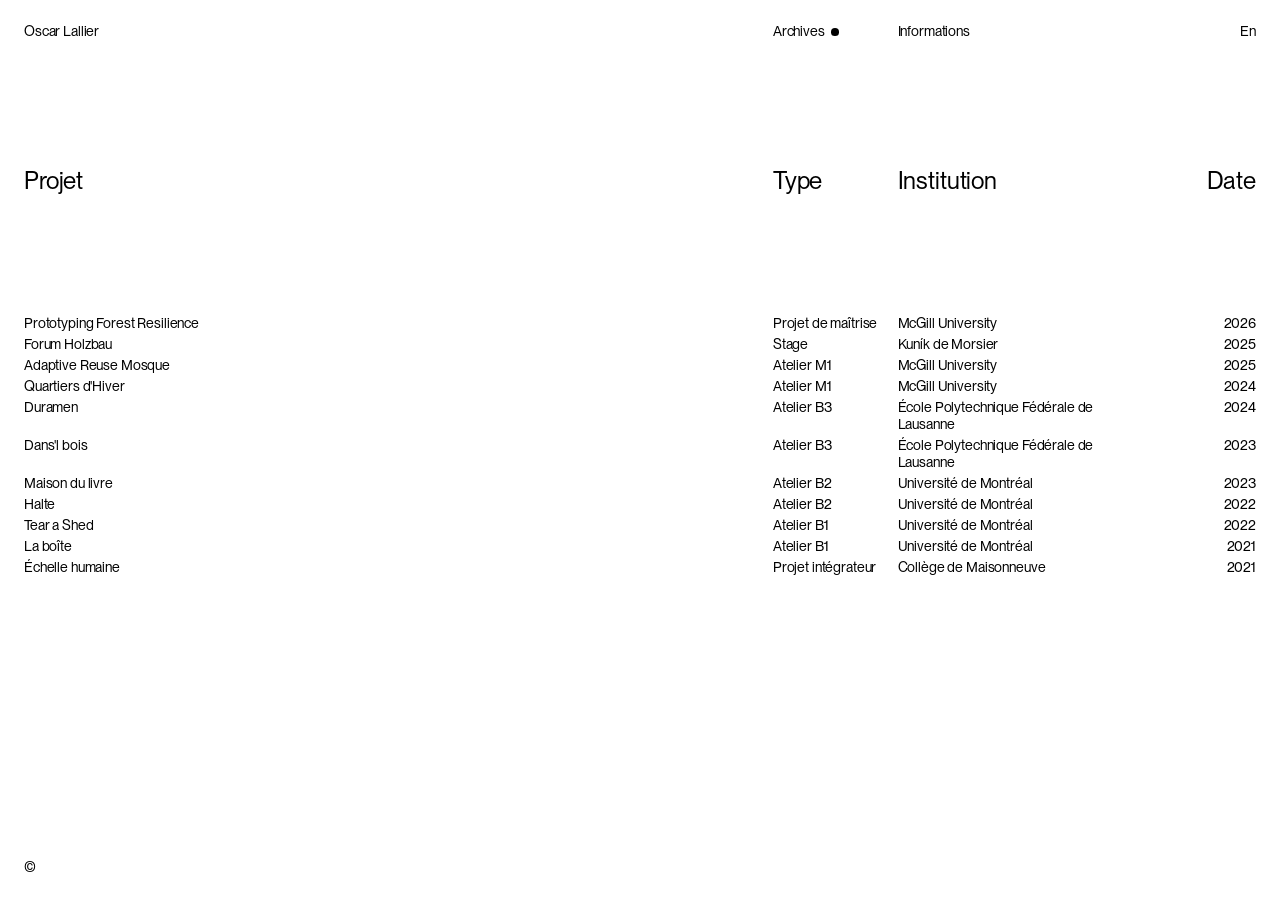
<file: archives/index.html>
<!DOCTYPE html>
<html lang="fr">
<head>
  <meta charset="UTF-8">
  <meta name="viewport" content="width=device-width, initial-scale=1.0">
  <title>Archives — Oscar Lallier</title>
  <link rel="stylesheet" href="/css/style.css">
</head>
<body data-page="archives">
  <canvas id="grid-canvas"></canvas>

  <div class="page-grid">
    <a class="nav-item nav-name"     data-nav="index"        href="/">Oscar Lallier</a>
    <a class="nav-item nav-archives" data-nav="archives"     href="/archives/"        data-i18n="nav_archives">Archives</a>
    <a class="nav-item nav-info"     data-nav="informations" href="/informations/"    data-i18n="nav_info">Informations</a>
    <button class="nav-item nav-lang" id="lang-toggle" type="button">En</button>

    <!-- Column headers -->
    <div class="col-head head-project"     data-i18n="col_project">Projet</div>
    <div class="col-head head-type"        data-i18n="col_type">Type</div>
    <div class="col-head head-institution" data-i18n="col_institution">Institution</div>
    <div class="col-head head-date"        data-i18n="col_date">Date</div>

    <!-- Project list — rendered from js/projects.js -->
    <div class="project-list" id="project-list"></div>

    <span class="footer">©<span class="full">&nbsp;2026 Oscar Lallier</span></span>
  </div>

  <script src="/js/institutions.js"></script>
  <script src="/js/projects.js"></script>
  <script src="/js/main.js"></script>
</body>
</html>
</file>
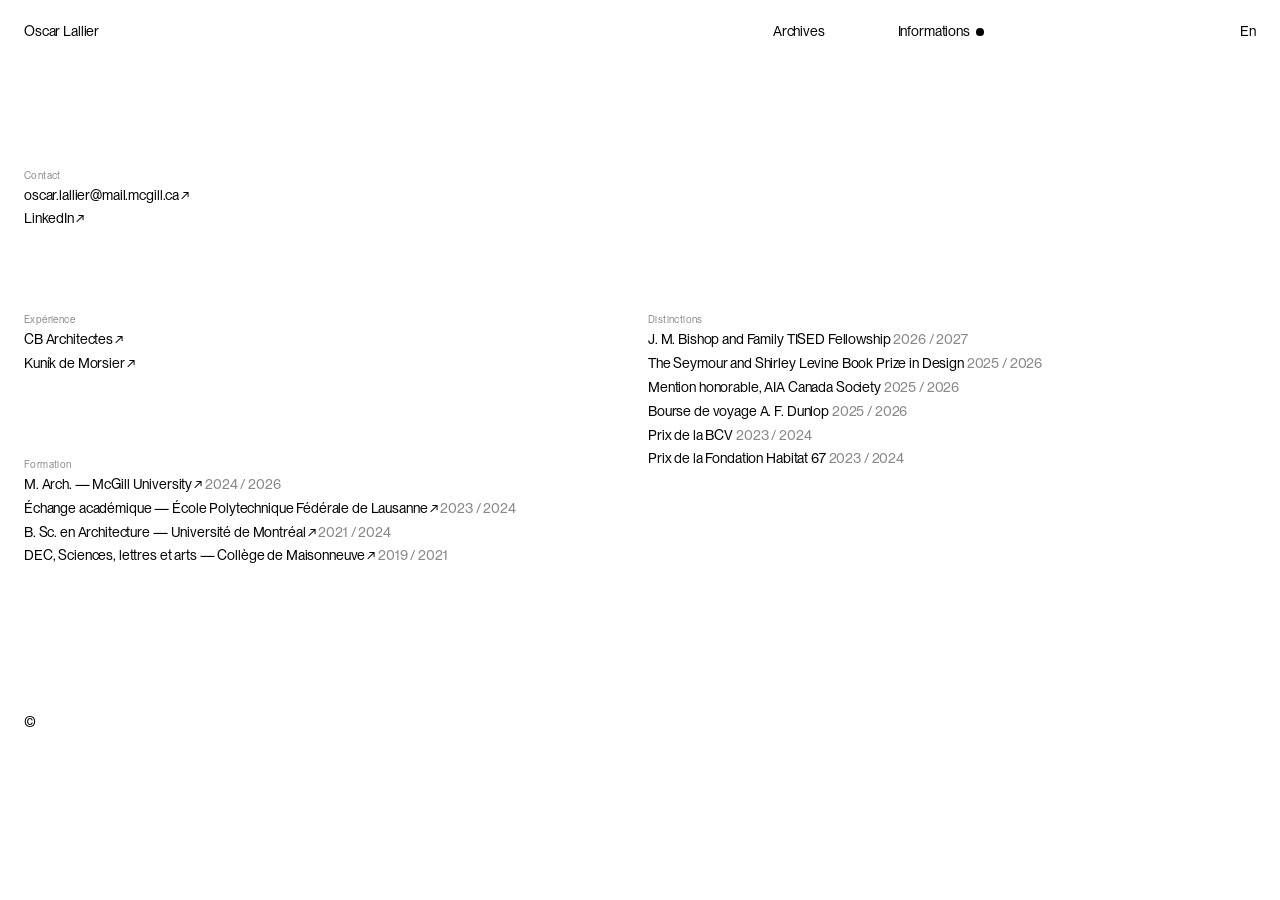
<file: informations/index.html>
<!DOCTYPE html>
<!-- Save as informations/index.html. Replaces the old root-level informations.html.
     Content is bilingual via data-fr / data-en on each text element.
     ⚠ FLAGGED for your review:
       • "Collège de Montréal" vs "Collège de Maisonneuve" — verify which you attended. -->
<html lang="fr">
<head>
  <meta charset="UTF-8">
  <meta name="viewport" content="width=device-width, initial-scale=1.0">
  <title>Informations — Oscar Lallier</title>
  <link rel="stylesheet" href="/css/style.css">
</head>
<body data-page="informations">
  <canvas id="grid-canvas"></canvas>

  <div class="page-grid">
    <a class="nav-item nav-name"     data-nav="index"        href="/">Oscar Lallier</a>
    <a class="nav-item nav-archives" data-nav="archives"     href="/archives/"        data-i18n="nav_archives">Archives</a>
    <a class="nav-item nav-info"     data-nav="informations" href="/informations/"    data-i18n="nav_info">Informations</a>
    <button class="nav-item nav-lang" id="lang-toggle" type="button">En</button>

    <!-- Contact -->
    <section class="info-section info-contact reveal" style="--i:0">
      <div class="label" data-fr="Contact" data-en="Contact">Contact</div>
      <ul>
        <li><a class="ext-link" href="mailto:oscar.lallier@mail.mcgill.ca">oscar.lallier@mail.mcgill.ca</a></li>
        <li><a class="ext-link" href="https://www.linkedin.com/in/oscar-lallier/" target="_blank" rel="noopener">LinkedIn</a></li>
      </ul>
    </section>

    <!-- Experience -->
    <section class="info-section info-experience reveal" style="--i:1">
      <div class="label" data-fr="Expérience" data-en="Experience">Expérience</div>
      <ul>
        <li><a class="ext-link" href="https://cbarchitectes.com" target="_blank" rel="noopener">CB Architectes</a></li>
        <li><a class="ext-link" href="https://www.kunikdemorsier.ch" target="_blank" rel="noopener">Kuník de Morsier</a></li>
      </ul>
    </section>

    <!-- Education -->
    <section class="info-section info-education reveal" style="--i:2">
      <div class="label" data-fr="Formation" data-en="Education">Formation</div>
      <ul>
        <li>
          <span data-fr="M. Arch." data-en="M.Arch.">M. Arch.</span>
          — <a class="ext-link" href="https://www.mcgill.ca/architecture/" target="_blank" rel="noopener">McGill University</a>
          <span class="sub">2024 / 2026</span>
        </li>
        <li>
          <span data-fr="Échange académique" data-en="Academic exchange">Échange académique</span>
          — <a class="ext-link" href="https://www.epfl.ch/schools/enac/" target="_blank" rel="noopener">École Polytechnique Fédérale de Lausanne</a>
          <span class="sub">2023 / 2024</span>
        </li>
        <li>
          <span data-fr="B. Sc. en Architecture" data-en="B.Sc. in Architecture">B. Sc. en Architecture</span>
          — <a class="ext-link" href="https://www.umontreal.ca/" target="_blank" rel="noopener"><span data-fr="Université de Montréal" data-en="University of Montreal">Université de Montréal</span></a>
          <span class="sub">2021 / 2024</span>
        </li>
        <li>
          <!-- ⚠ verify name: you wrote "Collège de Montréal", URL points to Maisonneuve -->
          <!-- ⚠ "Science, Literature and Arts" is the standard EN translation of "Sciences, lettres et arts" (matches the SLA program name) — adjust if you'd prefer different wording -->
          <span data-fr="DEC, Sciences, lettres et arts" data-en="DEC, Science, Literature and Arts">DEC, Sciences, lettres et arts</span>
          — <a class="ext-link" href="https://www.cmaisonneuve.qc.ca/" target="_blank" rel="noopener">Collège de Maisonneuve</a>
          <span class="sub">2019 / 2021</span>
        </li>
      </ul>
    </section>

    <!-- Awards -->
    <section class="info-section info-awards reveal" style="--i:3">
      <div class="label" data-fr="Distinctions" data-en="Awards">Distinctions</div>
      <ul>
        <li>
          <span data-fr="J. M. Bishop and Family TISED Fellowship" data-en="J. M. Bishop and Family TISED Fellowship">J. M. Bishop and Family TISED Fellowship</span>
          <span class="sub">2026 / 2027</span>
        </li>
        <li>
          <span data-fr="The Seymour and Shirley Levine Book Prize in Design" data-en="The Seymour and Shirley Levine Book Prize in Design">The Seymour and Shirley Levine Book Prize in Design</span>
          <span class="sub">2025 / 2026</span>
        </li>
        <li>
          <span data-fr="Mention honorable, AIA Canada Society" data-en="Honourable Mention, AIA Canada Society">Mention honorable, AIA Canada Society</span>
          <span class="sub">2025 / 2026</span>
        </li>
        <li>
          <span data-fr="Bourse de voyage A. F. Dunlop" data-en="A. F. Dunlop Travelling Scholarship">Bourse de voyage A. F. Dunlop</span>
          <span class="sub">2025 / 2026</span>
        </li>
        <li>
          <span data-fr="Prix de la BCV" data-en="Prix de la BCV">Prix de la BCV</span>
          <span class="sub">2023 / 2024</span>
        </li>
        <li>
          <span data-fr="Prix de la Fondation Habitat 67" data-en="Prix de la Fondation Habitat 67">Prix de la Fondation Habitat 67</span>
          <span class="sub">2023 / 2024</span>
        </li>
      </ul>
    </section>

    <span class="footer">©<span class="full">&nbsp;2026 Oscar Lallier</span></span>
  </div>

  <script src="/js/main.js"></script>
</body>
</html>
</file>
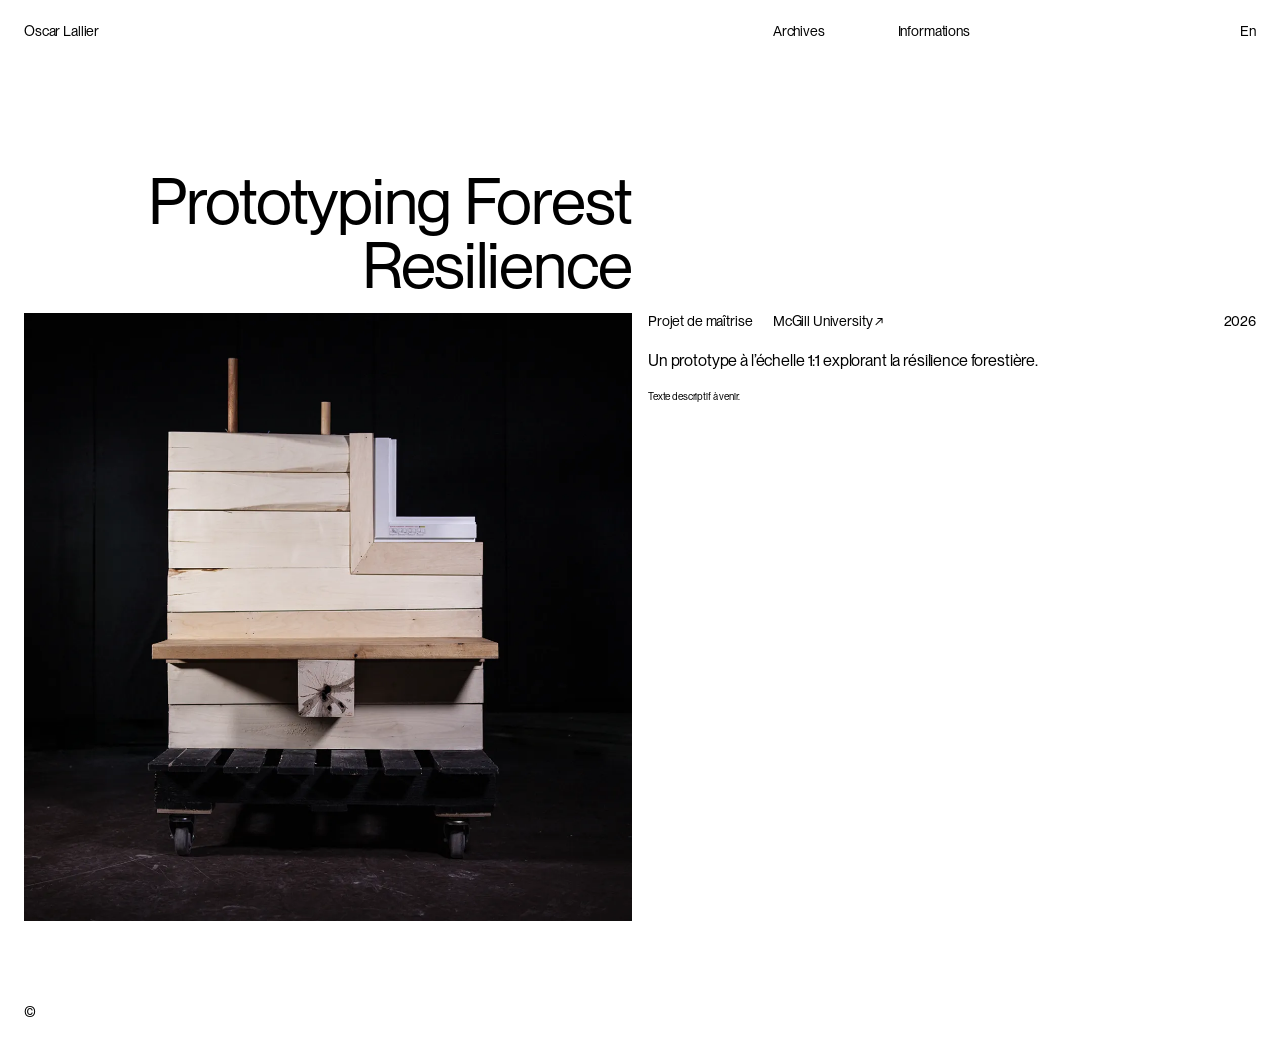
<file: archives/prototyping-forest-resilience/index.html>
<!DOCTYPE html>
<!-- Standard project page template.  Keep a copy at  archives/_template/index.html
     New project:  copy this folder to  archives/<slug>/  (rename the folder to your slug),
     add the project's entry in  js/projects.js , drop images in  archives/<slug>/img/ ,
     then fill in the subtitle + body prose below.

     Title, type, institution, date, award and collaborators are pulled
     AUTOMATICALLY from js/projects.js by matching the folder name (slug) to the
     URL — you do NOT type them here. Only the prose + images live in this file.

     Paths for /css and /js are root-relative; image paths are folder-relative. -->
<html lang="fr">
<head>
  <meta charset="UTF-8">
  <meta name="viewport" content="width=device-width, initial-scale=1.0">
  <title>Project — Oscar Lallier</title>
  <link rel="stylesheet" href="/css/style.css">
</head>
<body data-page="project">
  <canvas id="grid-canvas"></canvas>

  <div class="page-grid">
    <a class="nav-item nav-name"     data-nav="index"        href="/">Oscar Lallier</a>
    <a class="nav-item nav-archives" data-nav="archives"     href="/archives/"        data-i18n="nav_archives">Archives</a>
    <a class="nav-item nav-info"     data-nav="informations" href="/informations/"    data-i18n="nav_info">Informations</a>
    <button class="nav-item nav-lang" id="lang-toggle" type="button">En</button>

    <!-- Auto-filled from projects.js (do not edit) -->
    <h1 class="project-title">Project name</h1>
    <div class="project-award"></div>
    <div class="project-collaborators"></div>

    <!-- Main image (left). Add it at  img/img-main.webp  -->
    <div class="project-main-image">
      <img src="img/img-main.webp" alt="">
    </div>

    <!-- Right column. Metadata is auto-filled; subtitle + body are hand-edited. -->
    <div class="project-info">
      <div class="project-meta">
        <div class="pm-type"><span class="ml" data-i18n="col_type">Type</span></div>
        <div class="pm-inst"><span class="ml" data-i18n="col_institution">Institution</span></div>
        <div class="pm-date"><span class="ml" data-i18n="col_date">Date</span></div>
      </div>

      <!-- ↓ Edit: subtitle + body. Use data-fr / data-en for both languages. ↓ -->
      <p class="project-subtitle"
         data-fr="Un prototype à l’échelle 1:1 explorant la résilience forestière."
         data-en="A 1:1 prototype exploring forest resilience.">Un prototype à l’échelle 1:1 explorant la résilience forestière.</p>
      <div class="project-body">
        <p data-fr="Texte descriptif à venir."
           data-en="Descriptive text coming soon.">Texte descriptif à venir.</p>
      </div>
      <!-- ↑ Edit ↑ -->
    </div>

    <!-- Extra images flow full-width below. Add more <img> as needed. -->
    <div class="project-extra">
      <!-- <img src="img/02.webp" alt=""> -->
    </div>

    <span class="footer">©<span class="full">&nbsp;2026 Oscar Lallier</span></span>
  </div>

  <script src="/js/institutions.js"></script>
  <script src="/js/projects.js"></script>
  <script src="/js/main.js"></script>
</body>
</html>
</file>
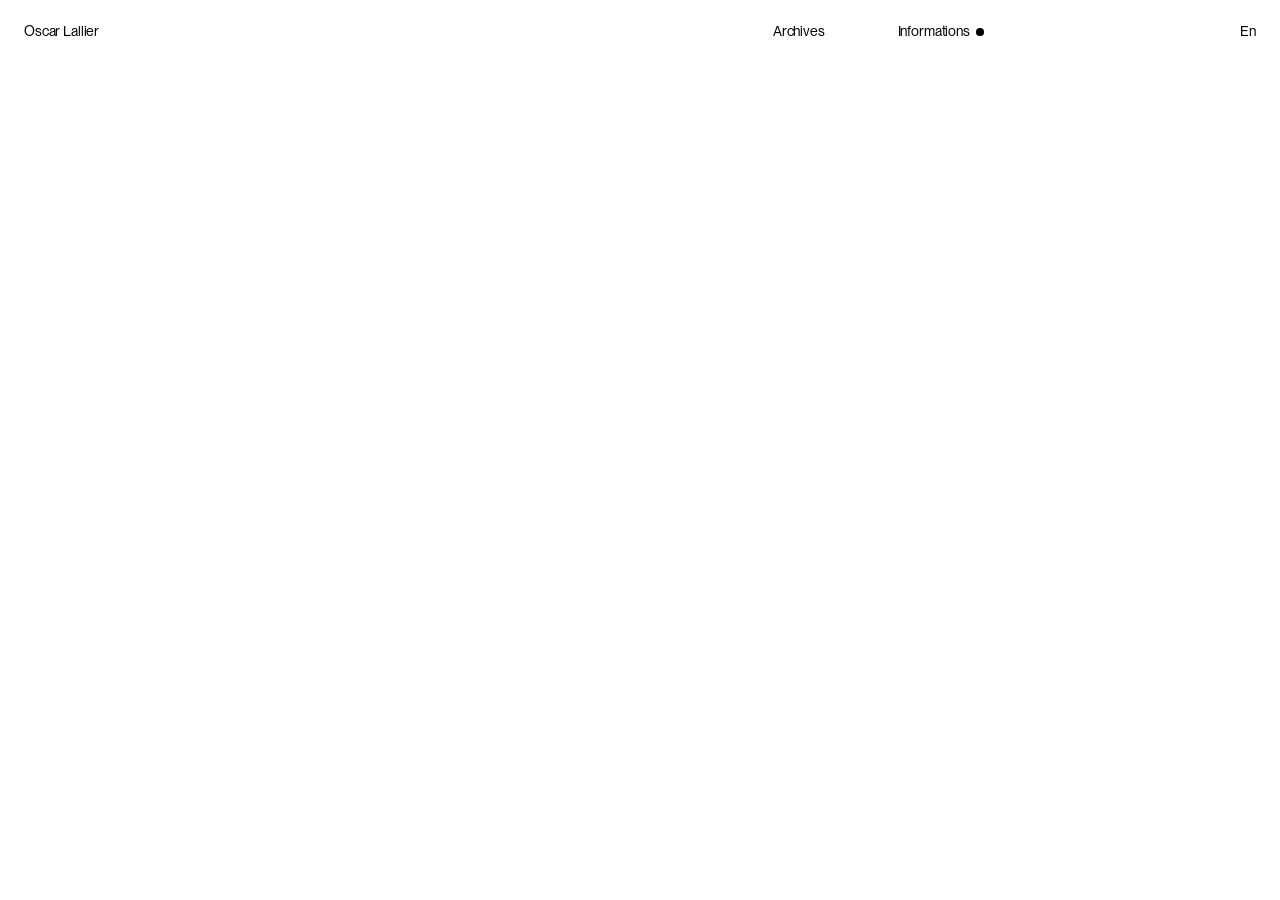
<file: about.html>
<!DOCTYPE html>
<html lang="fr">
<head>
  <meta charset="UTF-8">
  <meta name="viewport" content="width=device-width, initial-scale=1.0">
  <title>Informations — Oscar Lallier</title>
  <link rel="stylesheet" href="css/style.css">
</head>
<body data-page="informations">
  <canvas id="grid-canvas"></canvas>

  <div class="page-grid">
    <a class="nav-item nav-name"     data-nav="index"        href="index.html">Oscar Lallier</a>
    <a class="nav-item nav-archives" data-nav="archives"     href="archives.html"     data-i18n="nav_archives">Archives</a>
    <a class="nav-item nav-info"     data-nav="informations" href="informations.html" data-i18n="nav_info">Informations</a>
    <button class="nav-item nav-lang" id="lang-toggle" type="button">En</button>

    <!-- CV + contact will go here (v0.2) -->
  </div>

  <script src="js/main.js"></script>
</body>
</html>
</file>
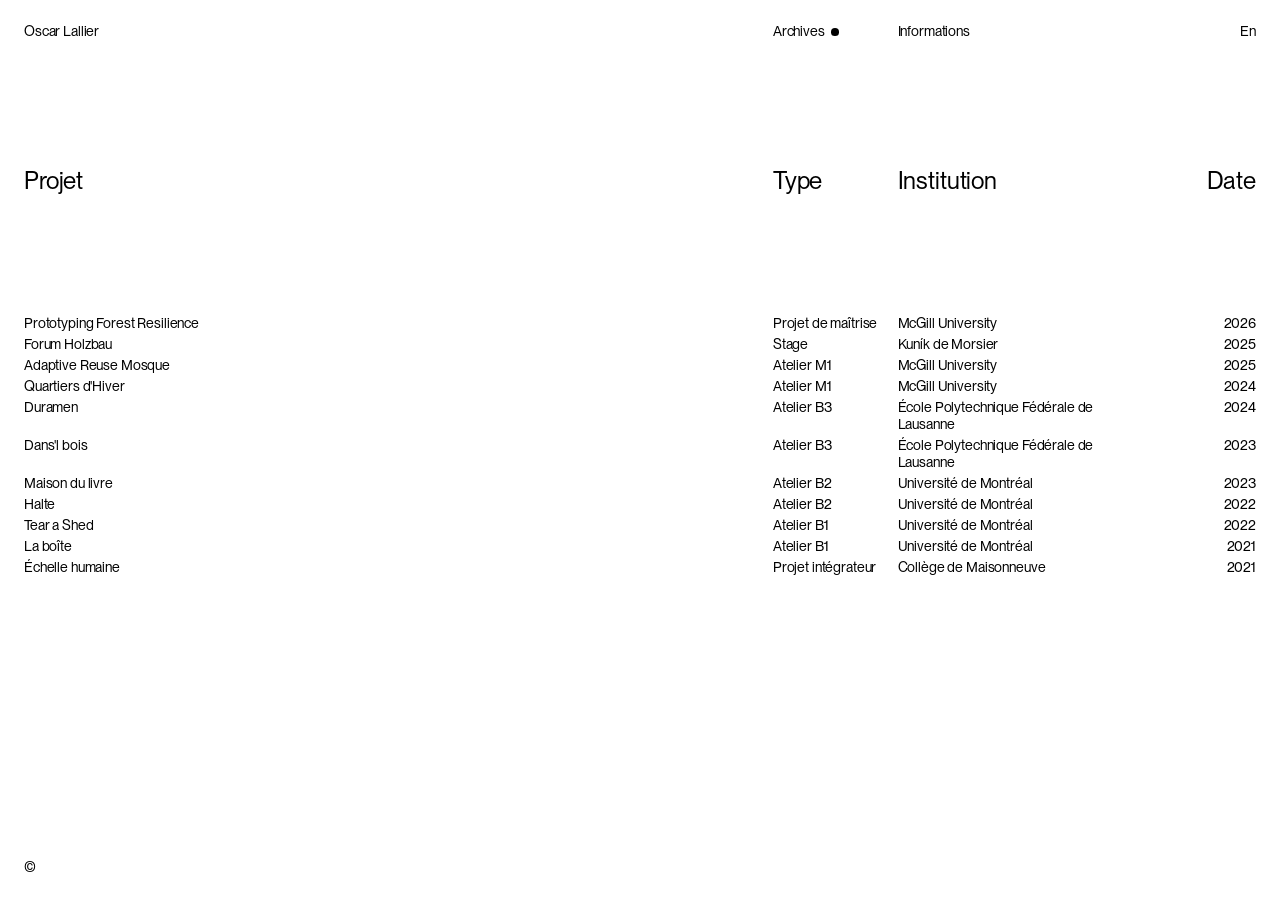
<file: archives/archives_index.html>
<!DOCTYPE html>
<!-- Save this as  archives/index.html  (delete the old root-level archives.html) -->
<html lang="fr">
<head>
  <meta charset="UTF-8">
  <meta name="viewport" content="width=device-width, initial-scale=1.0">
  <title>Archives — Oscar Lallier</title>
  <link rel="stylesheet" href="/css/style.css">
</head>
<body data-page="archives">
  <canvas id="grid-canvas"></canvas>

  <div class="page-grid">
    <a class="nav-item nav-name"     data-nav="index"        href="/">Oscar Lallier</a>
    <a class="nav-item nav-archives" data-nav="archives"     href="/archives/"         data-i18n="nav_archives">Archives</a>
    <a class="nav-item nav-info"     data-nav="informations" href="/informations.html" data-i18n="nav_info">Informations</a>
    <button class="nav-item nav-lang" id="lang-toggle" type="button">En</button>

    <!-- Column headers (Type / Institution / Date are identical in FR & EN) -->
    <div class="col-head head-project" data-i18n="col_project">Projet</div>
    <div class="col-head head-type">Type</div>
    <div class="col-head head-institution">Institution</div>
    <div class="col-head head-date">Date</div>

    <!-- Project list — rendered from js/projects.js -->
    <div class="project-list" id="project-list"></div>

    <span class="footer">©</span>
  </div>

  <script src="/js/projects.js"></script>
  <script src="/js/main.js"></script>
</body>
</html>
</file>
<file: css/style.css>
/* oslal — css/style.css */

@font-face {
  font-family: 'PP Neue Montreal';
  src: url('/assets/fonts/PPNeueMontreal-Regular.otf') format('opentype');
  font-weight: 400;
  font-style: normal;
  font-display: swap;
}

:root {
  --guide: #00ff00;
  --fg: #000000;
  --bg: #ffffff;
  --muted: #888888;

  /* Grid — keep in sync with GRID in js/main.js */
  --gutter: 16px;
  --margin: 24px;

  /* Row height — JS overrides this with a px value on load/resize.
     Fallback mirrors the same formula: (100vh - 2*margin - 5*gutter)/6. */
  --row-h: calc((100vh - 48px - 80px) / 6);

  /* Typography scale */
  --head-size:  24px;   /* column headers, section headings */
  --title-size: 64px;   /* project title */
  --sub-size:   16px;   /* subtitles */
  --body-size:  10px;   /* dense body copy */
}

* { margin: 0; padding: 0; box-sizing: border-box; }

::selection { background: var(--guide); }
::-moz-selection { background: var(--guide); }

html, body { width: 100%; min-height: 100%; }

body {
  background: var(--bg);
  color: var(--fg);
  font-family: 'PP Neue Montreal', 'Helvetica Neue', Helvetica, Arial, sans-serif;
  font-size: 14px;
  letter-spacing: -0.01em;
  line-height: 1.2;
  -webkit-font-smoothing: antialiased;
}

/* Landing is a single viewport (no scroll) */
body[data-page="index"] { overflow: hidden; height: 100%; }

/* ---------- Welcome model: full-screen, fades in on load ---------- */
#model {
  position: fixed;
  inset: 0;
  width: 100vw;
  height: 100vh;
  z-index: 0;
  background-color: transparent;
  --progress-bar-color: transparent;
  opacity: 0;
  transition: opacity 0.6s ease;
}
#model.loaded { opacity: 1; }

/* ---------- Page grid: 10 cols, 24px margin, 16px gutter ---------- */
.page-grid {
  position: relative;
  z-index: 1;
  display: grid;
  grid-template-columns: repeat(10, 1fr);
  gap: var(--gutter);
  padding: var(--margin);
  min-height: 100vh;
  pointer-events: none;        /* clicks pass through to the model behind */
}

/* Landing: fixed 6 rows filling the viewport */
body[data-page="index"] .page-grid {
  height: 100vh;
  grid-template-rows: repeat(6, var(--row-h));
}

/* Scrolling pages: rows snap to the same square-ish height, grow as needed */
body[data-page="archives"] .page-grid,
body[data-page="informations"] .page-grid,
body[data-page="project"] .page-grid {
  grid-auto-rows: var(--row-h);
}

/* Archives: nav (1) + headers (2) fixed, list (3) absorbs slack, footer follows */
body[data-page="archives"] .page-grid {
  grid-template-rows: var(--row-h) var(--row-h) minmax(var(--row-h), 1fr);
}

/* ---------- Navigation ---------- */
.nav-item {
  align-self: start;
  pointer-events: auto;
  color: var(--fg);
  text-decoration: none;
  font: inherit;
  letter-spacing: inherit;
  line-height: 1;
  background: none;
  border: none;
  cursor: pointer;
  transition: opacity 0.15s;
}
.nav-item:hover { opacity: 0.5; }

.nav-name     { grid-column: 1;  grid-row: 1; }
.nav-archives { grid-column: 7;  grid-row: 1; }
.nav-info     { grid-column: 8;  grid-row: 1; }
.nav-lang     { grid-column: 10; grid-row: 1; justify-self: end; }

/* Active-page indicator — filled circle */
.nav-item.active::after {
  content: '';
  display: inline-block;
  width: 0.55em;
  height: 0.55em;
  margin-left: 0.45em;
  border-radius: 50%;
  background: var(--fg);
  vertical-align: 0.02em;
}

/* ---------- External link arrow ---------- */
.ext-link {
  color: inherit;
  text-decoration: none;
  pointer-events: auto;
}
.ext-link::after { content: '\2197'; margin-left: 0.15em; }   /* ↗ */
.ext-link:hover { text-decoration: underline; }

/* ---------- Archives: column headers (row 2) ---------- */
.col-head {
  grid-row: 2;
  align-self: start;
  font-size: var(--head-size);
  line-height: 1;
}
.head-project     { grid-column: 1 / span 5; }
.head-type        { grid-column: 7; }
.head-institution { grid-column: 8 / span 2; }
.head-date        { grid-column: 10; justify-self: end; }

/* ---------- Archives: project list (row 3, grows) ---------- */
.project-list {
  grid-column: 1 / span 10;
  grid-row: 3;
  align-self: start;
  pointer-events: auto;
  position: relative;
}
.project-row {
  display: grid;
  grid-template-columns: repeat(10, 1fr);
  gap: var(--gutter);
  padding: 0.15em 0;
}
.project-row > * { min-width: 0; }
.p-name { grid-column: 1 / span 5; }
.p-type { grid-column: 7; }
.p-inst { grid-column: 8 / span 2; }
.p-date { grid-column: 10; text-align: right; }
.p-name a { color: inherit; text-decoration: none; }
.p-name a:hover { text-decoration: underline; }

/* Hover preview — starts col 3 / row 2, forced to a true 1:1 square.
   Column width comes from viewport WIDTH÷10; --row-h comes from viewport
   HEIGHT÷6 (calibrated so the landing page's 6 rows fill one screen) — the
   two aren't mathematically tied, so "3 cols × 3 rows" isn't reliably square
   on its own. aspect-ratio forces it square regardless of viewport shape.
   Positioned via calc() (not grid-row spanning) because the list's own row
   auto-expands to fit all projects — spanning it would stretch the preview
   with it. */
#list-preview {
  --col-w: calc((100% - (2 * var(--margin)) - (9 * var(--gutter))) / 10);
  position: absolute;
  left: calc(var(--margin) + (2 * (var(--col-w) + var(--gutter))));
  top: calc(var(--row-h) + var(--gutter));
  width: calc((3 * var(--col-w)) + (2 * var(--gutter)));
  aspect-ratio: 1 / 1;
  pointer-events: none;
  opacity: 0;
  overflow: hidden;
  transition: opacity 0.18s ease;
  z-index: 5;
}
#list-preview.visible { opacity: 1; }
#list-preview img { width: 100%; height: 100%; object-fit: cover; display: block; }

/* ---------- Informations ---------- */
.info-soon {
  grid-column: 6 / span 5;
  grid-row: 3;
  align-self: start;
  font-size: var(--head-size);
}

.info-section { pointer-events: auto; align-self: start; }
.info-section .label {
  font-size: var(--body-size);
  letter-spacing: 0.04em;
  color: var(--muted);
  margin-bottom: 0.6em;
}
.info-section ul { list-style: none; }
.info-section li { margin-bottom: 0.5em; }
.info-section .sub { color: var(--muted); }
.info-section a { color: inherit; }

.info-contact   { grid-column: 1 / span 4;  grid-row: 2; }
.info-experience{ grid-column: 1 / span 5;  grid-row: 3; }
.info-education { grid-column: 1 / span 5;  grid-row: 4; }
.info-awards    { grid-column: 6 / span 5;  grid-row: 3 / span 2; }

/* ---------- Project page (archives/<slug>/) ---------- */
.project-title {
  grid-column: 1 / span 5;
  grid-row: 2;
  align-self: end;
  text-align: right;
  font-size: var(--title-size);
  font-weight: 400;
  line-height: 1.0;
  letter-spacing: -0.02em;
  pointer-events: auto;
}
.project-award {
  grid-column: 6 / span 3;
  grid-row: 2;
  align-self: end;
  pointer-events: auto;
}
.project-collaborators {
  grid-column: 9 / span 2;
  grid-row: 2;
  align-self: end;
  justify-self: end;
  text-align: right;
  color: var(--muted);
  pointer-events: auto;
}

/* Main image — square focal point, left half */
.project-main-image {
  grid-column: 1 / span 5;
  grid-row: 3 / span 3;
  align-self: start;
  pointer-events: auto;
}
.project-main-image img {
  width: 100%;
  display: block;
  object-fit: cover;
}

/* Right column: metadata + subtitle + flowing body, grows with content */
.project-info {
  grid-column: 6 / span 5;
  grid-row: 3;
  align-self: start;
  pointer-events: auto;
}

/* Metadata strip mirrors the 5 right-hand columns */
.project-meta {
  display: grid;
  grid-template-columns: repeat(5, 1fr);
  gap: var(--gutter);
  margin-bottom: 1.5em;
}
.pm-type { grid-column: 1; }
.pm-inst { grid-column: 2 / span 3; }
.pm-date { grid-column: 5; text-align: right; }
.project-meta .ml {
  display: block;
  font-size: var(--body-size);
  text-transform: uppercase;
  letter-spacing: 0.04em;
  color: var(--muted);
  margin-bottom: 0.4em;
}

.project-subtitle {
  font-size: var(--sub-size);
  margin-bottom: 1.2em;
}
.project-body {
  font-size: var(--body-size);
  line-height: 1.5;
  column-count: 2;
  column-gap: var(--gutter);
}
.project-body p { margin-bottom: 0.8em; }

/* Extra images flow full-width below */
.project-extra {
  grid-column: 1 / span 10;
  align-self: start;
  pointer-events: auto;
  margin-top: var(--gutter);
}
.project-extra img { width: 100%; display: block; margin-bottom: var(--gutter); }

/* ---------- Footer (© expands on click) ---------- */
.footer {
  grid-column: 1 / span 4;
  grid-row: 6;
  align-self: end;
  pointer-events: auto;
  cursor: pointer;
  user-select: none;
  white-space: nowrap;
}
body[data-page="archives"] .footer,
body[data-page="informations"] .footer,
body[data-page="project"] .footer { grid-row: auto; }

.footer .full {
  display: inline-block;
  max-width: 0;
  overflow: hidden;
  vertical-align: bottom;
  opacity: 0;
  transition: max-width 0.4s ease, opacity 0.3s ease;
}
.footer.open .full { max-width: 30ch; opacity: 1; }

/* ---------- Reveal animations ---------- */
.reveal {
  opacity: 0;
  transform: translateY(8px);
  transition: opacity 0.5s ease, transform 0.5s ease;
  transition-delay: calc(var(--i, 0) * 40ms);
}
.reveal.in-view { opacity: 1; transform: none; }

/* Nav fade/slide on load */
@keyframes navIn {
  from { opacity: 0; transform: translateY(-6px); }
  to   { opacity: 1; transform: none; }
}
.nav-item {
  animation: navIn 0.5s ease both;
}
.nav-name     { animation-delay: 0.00s; }
.nav-archives { animation-delay: 0.06s; }
.nav-info     { animation-delay: 0.12s; }
.nav-lang     { animation-delay: 0.18s; }

/* Project title rises in */
.project-title { animation: navIn 0.6s ease both; animation-delay: 0.1s; }

/* ---------- Grid overlay ---------- */
#grid-canvas {
  position: absolute;
  top: 0;
  left: 0;
  pointer-events: none;
  opacity: 0;
  transition: opacity 0.15s;
  z-index: 100;
}
#grid-canvas.visible { opacity: 1; }

/* ---------- Reduced motion ---------- */
@media (prefers-reduced-motion: reduce) {
  #model { opacity: 1; transition: none; }
  .reveal { opacity: 1; transform: none; transition: none; }
  .nav-item, .project-title { animation: none; }
  .footer .full { transition: none; }
}
</file>
